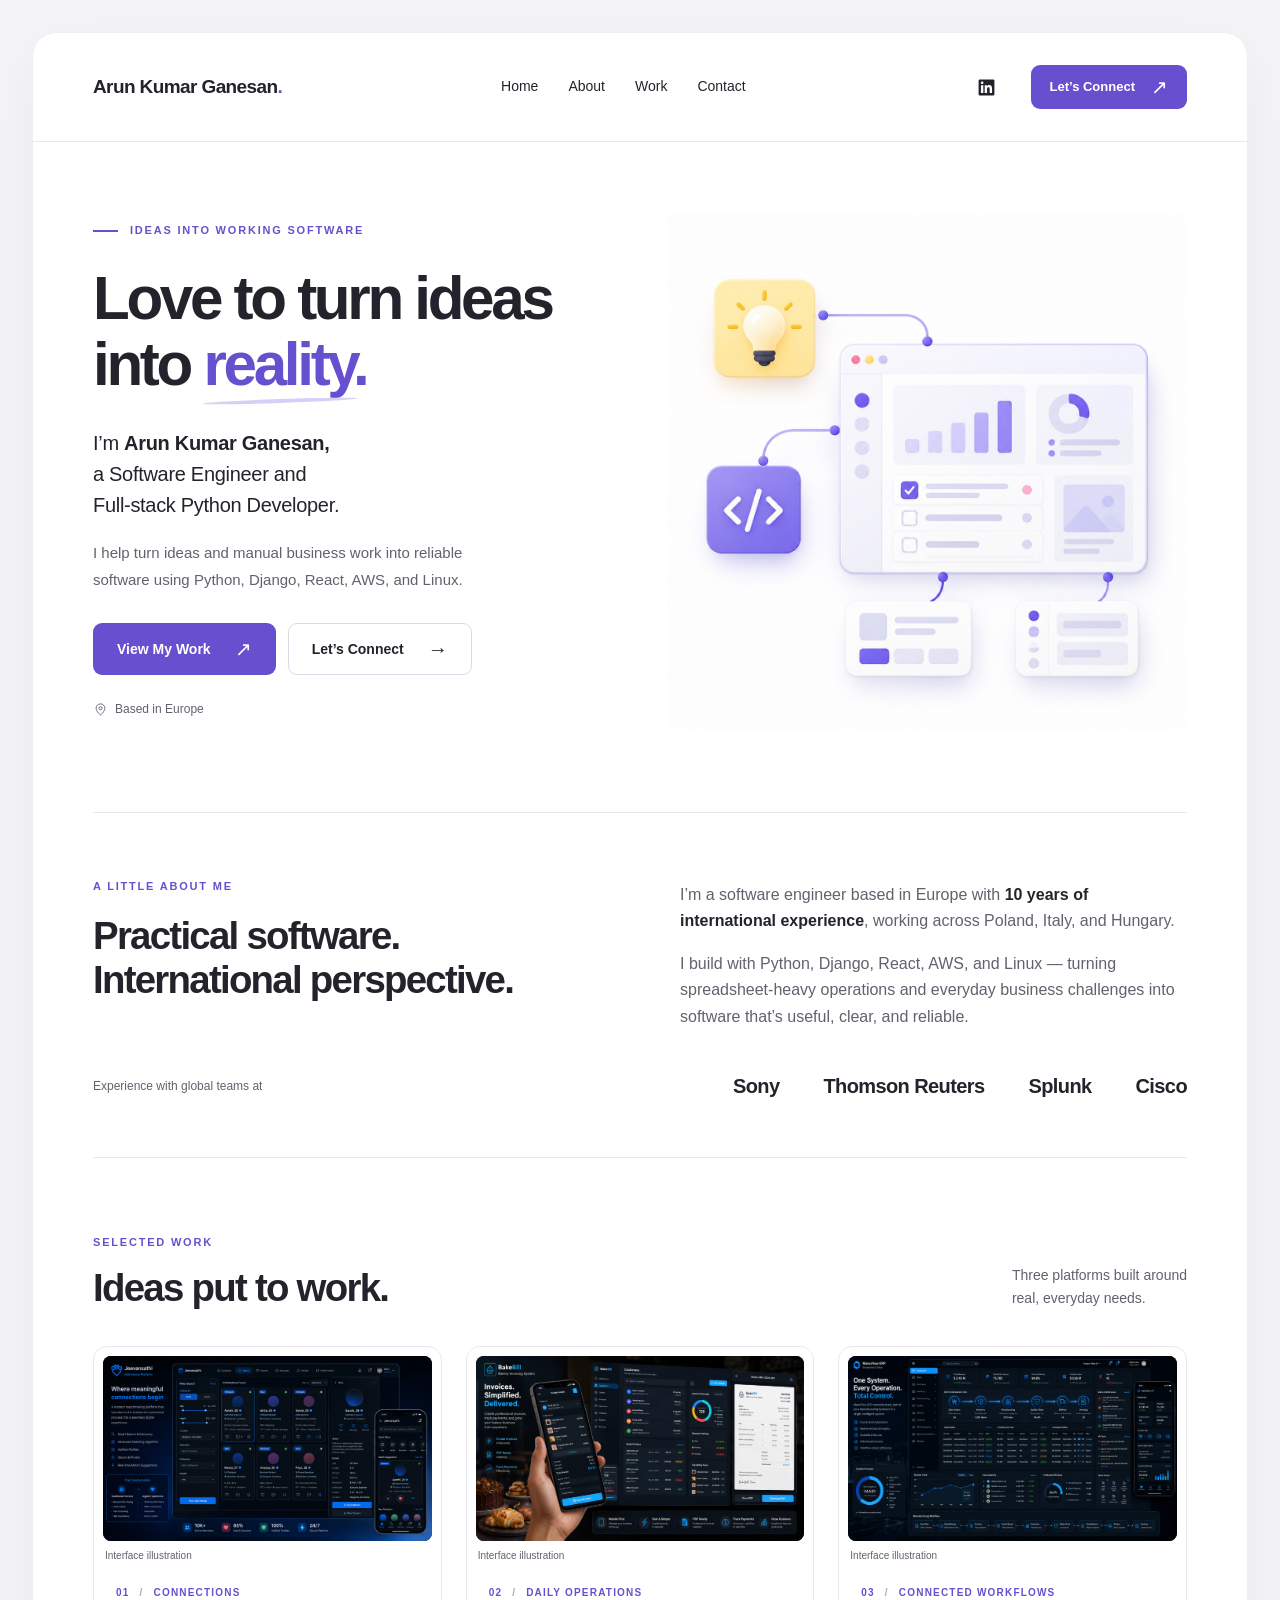
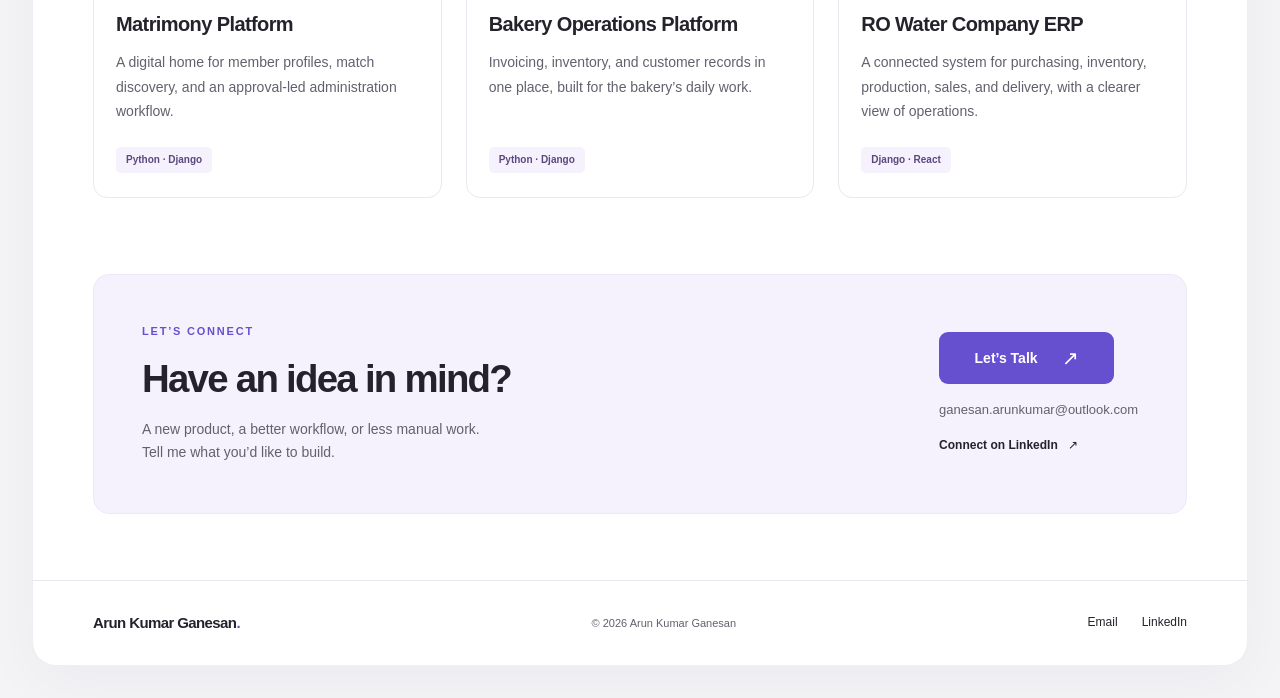
<file: index.html>
<!doctype html>
<html lang="en">
  <head>
    <meta charset="utf-8" />
    <meta name="viewport" content="width=device-width, initial-scale=1" />
    <meta name="google-site-verification" content="RvpH1HURHuLh7_valQYBYTFKvJpbwG6UzGb2mxFkR88" />
    <!-- Google tag (gtag.js) -->
    <script async src="https://www.googletagmanager.com/gtag/js?id=G-4GRMVCMK4N"></script>
    <script>
      window.dataLayer = window.dataLayer || [];
      function gtag() {
        dataLayer.push(arguments);
      }
      gtag("js", new Date());

      gtag("config", "G-4GRMVCMK4N");
    </script>
    <script type="text/javascript">
      (function (c, l, a, r, i, t, y) {
        c[a] =
          c[a] ||
          function () {
            (c[a].q = c[a].q || []).push(arguments);
          };
        t = l.createElement(r);
        t.async = 1;
        t.src = "https://www.clarity.ms/tag/" + i;
        y = l.getElementsByTagName(r)[0];
        y.parentNode.insertBefore(t, y);
      })(window, document, "clarity", "script", "x6uyei3rlp");
    </script>
    <title>Arun Kumar Ganesan | Software Engineer &amp; Full-stack Python Developer</title>
    <meta name="description" content="Software Engineer and Full-stack Python Developer based in Europe. I turn ideas and manual business work into reliable software with Python, Django, React, AWS, and Linux." />
    <meta name="theme-color" content="#f4f4f7" />
    <link rel="canonical" href="https://ganesanarunkumar.github.io/" />
    <meta property="og:type" content="website" />
    <meta property="og:title" content="Arun Kumar Ganesan | Ideas into reliable software" />
    <meta property="og:description" content="Software Engineer and Full-stack Python Developer. Practical software for ideas, everyday operations, and manual business work." />
    <meta property="og:url" content="https://ganesanarunkumar.github.io/" />
    <meta property="og:site_name" content="Arun Kumar Ganesan" />
    <meta property="og:locale" content="en_US" />
    <meta property="og:image" content="https://ganesanarunkumar.github.io/assets/portfolio-social-preview.jpg" />
    <meta property="og:image:secure_url" content="https://ganesanarunkumar.github.io/assets/portfolio-social-preview.jpg" />
    <meta property="og:image:type" content="image/jpeg" />
    <meta property="og:image:width" content="1200" />
    <meta property="og:image:height" content="630" />
    <meta property="og:image:alt" content="Arun Kumar Ganesan — Software Engineer and Full-stack Python Developer. Love to turn ideas into reality." />
    <meta name="twitter:card" content="summary_large_image" />
    <meta name="twitter:title" content="Arun Kumar Ganesan | Ideas into reliable software" />
    <meta name="twitter:description" content="Software Engineer and Full-stack Python Developer. Turning ideas and manual business work into reliable software." />
    <meta name="twitter:image" content="https://ganesanarunkumar.github.io/assets/portfolio-social-preview.jpg" />
    <meta name="twitter:image:alt" content="Arun Kumar Ganesan — Software Engineer and Full-stack Python Developer. Love to turn ideas into reality." />
    <link rel="icon" href="assets/favicons/akg-favicon.ico?v=2" sizes="any" />
    <link rel="icon" href="assets/favicons/akg-favicon-32x32.png?v=2" type="image/png" sizes="32x32" />
    <link rel="icon" href="assets/favicons/akg-favicon-16x16.png?v=2" type="image/png" sizes="16x16" />
    <link rel="apple-touch-icon" href="assets/favicons/akg-apple-touch-icon-180x180.png?v=2" sizes="180x180" />
    <link rel="manifest" href="assets/favicons/akg-site.webmanifest?v=3" />
    <link rel="preload" href="assets/ideas-to-software-hero.jpg" as="image" />
    <link rel="stylesheet" href="styles.css" />
    <script src="script.js" defer></script>
  </head>
  <body>
    <a class="skip-link" href="#content">Skip to content</a>
    <div class="site-canvas">
      <header class="site-header">
        <a class="brand" href="#home">Arun Kumar Ganesan<span aria-hidden="true">.</span></a>
        <nav class="nav-links" aria-label="Main navigation">
          <a href="#home">Home</a>
          <a href="#about">About</a>
          <a href="#work">Work</a>
          <a href="#contact">Contact</a>
        </nav>
        <div class="header-actions">
          <a class="linkedin-icon" href="https://www.linkedin.com/in/arun-kumar-ganesan-8b37b9a2/" target="_blank" rel="noopener noreferrer" aria-label="LinkedIn profile (opens in a new tab)">
            <svg viewBox="0 0 24 24" aria-hidden="true" focusable="false"><path d="M20.45 2H3.55A1.55 1.55 0 0 0 2 3.55v16.9A1.55 1.55 0 0 0 3.55 22h16.9A1.55 1.55 0 0 0 22 20.45V3.55A1.55 1.55 0 0 0 20.45 2ZM8 19H5V9h3ZM6.5 7.7a1.7 1.7 0 1 1 0-3.4 1.7 1.7 0 0 1 0 3.4ZM19 19h-3v-5.2c0-1.3-.5-2.1-1.5-2.1-1.2 0-1.8.8-1.8 2.1V19h-3V9h2.9v1.4c.6-1 1.6-1.6 2.9-1.6 2.2 0 3.5 1.4 3.5 4.3Z" /></svg>
          </a>
          <a class="button button-primary header-cta" href="#contact">Let’s Connect <span aria-hidden="true">↗</span></a>
        </div>
      </header>

      <main id="content" tabindex="-1">
        <section class="hero section" id="home" aria-labelledby="hero-title">
          <div class="hero-copy">
            <p class="eyebrow"><span class="small-line" aria-hidden="true"></span> IDEAS INTO WORKING SOFTWARE</p>
            <h1 id="hero-title">Love to turn ideas <br />into <span class="accent-word">reality.</span></h1>
            <p class="hero-intro">I’m <strong>Arun Kumar Ganesan,</strong><br />a Software Engineer and<br class="desktop-break" /> Full-stack Python Developer.</p>
            <p class="hero-description">I help turn ideas and manual business work into reliable software using Python, Django, React, AWS, and Linux.</p>
            <div class="hero-actions">
              <a class="button button-primary" href="#work">View My Work <span aria-hidden="true">↗</span></a>
              <a class="button button-secondary" href="#contact">Let’s Connect <span aria-hidden="true">→</span></a>
            </div>
            <p class="location"><svg viewBox="0 0 24 24" aria-hidden="true" focusable="false"><path d="M19 10c0 5-7 11-7 11S5 15 5 10a7 7 0 1 1 14 0Z" /><circle cx="12" cy="10" r="2.5" /></svg> Based in Europe</p>
          </div>
          <div class="hero-art">
            <img src="assets/ideas-to-software-hero.jpg" width="1254" height="1254" alt="An idea and code connect to a working dashboard and software modules." fetchpriority="high" decoding="async" />
          </div>
        </section>

        <section class="about section" id="about" aria-labelledby="about-title">
          <div class="about-heading">
            <p class="eyebrow">A LITTLE ABOUT ME</p>
            <h2 id="about-title">Practical software. <br />International perspective.</h2>
          </div>
          <div class="about-copy">
            <p>I’m a software engineer based in Europe with <strong>10 years of international experience</strong>, working across Poland, Italy, and Hungary.</p>
            <p>I build with Python, Django, React, AWS, and Linux — turning spreadsheet-heavy operations and everyday business challenges into software that’s useful, clear, and reliable.</p>
          </div>
          <div class="experience">
            <p>Experience with global teams at</p>
            <ul class="company-names" aria-label="Companies I have worked with">
              <li>Sony</li>
              <li>Thomson Reuters</li>
              <li>Splunk</li>
              <li>Cisco</li>
            </ul>
          </div>
        </section>

        <section class="work section" id="work" aria-labelledby="work-title">
          <div class="section-heading">
            <div>
              <p class="eyebrow">SELECTED WORK</p>
              <h2 id="work-title">Ideas put to work.</h2>
            </div>
            <p>Three platforms built around<br class="desktop-break" /> real, everyday needs.</p>
          </div>
          <div class="project-grid">
            <article class="project-card">
              <figure class="project-visual">
                <img src="assets/project-matrimony-platform.webp" width="1672" height="941" alt="Matrimony platform interface illustration with profile search and a mobile view." loading="lazy" decoding="async" />
                <figcaption>Interface illustration</figcaption>
              </figure>
              <div class="project-copy">
                <p class="project-index">01 <span aria-hidden="true">/</span> CONNECTIONS</p>
                <h3>Matrimony Platform</h3>
                <p>A digital home for member profiles, match discovery, and an approval-led administration workflow.</p>
                <span class="technology">Python · Django</span>
              </div>
            </article>
            <article class="project-card">
              <figure class="project-visual">
                <img src="assets/project-bakery-invoicing-system.webp" width="1672" height="941" alt="Bakery operations interface illustration with invoicing, sales, and inventory views." loading="lazy" decoding="async" />
                <figcaption>Interface illustration</figcaption>
              </figure>
              <div class="project-copy">
                <p class="project-index">02 <span aria-hidden="true">/</span> DAILY OPERATIONS</p>
                <h3>Bakery Operations Platform</h3>
                <p>Invoicing, inventory, and customer records in one place, built for the bakery’s daily work.</p>
                <span class="technology">Python · Django</span>
              </div>
            </article>
            <article class="project-card">
              <figure class="project-visual">
                <img src="assets/project-business-erp-dashboard.webp" width="1672" height="941" alt="Water company ERP interface illustration connecting sales, inventory, production, and delivery." loading="lazy" decoding="async" />
                <figcaption>Interface illustration</figcaption>
              </figure>
              <div class="project-copy">
                <p class="project-index">03 <span aria-hidden="true">/</span> CONNECTED WORKFLOWS</p>
                <h3>RO Water Company ERP</h3>
                <p>A connected system for purchasing, inventory, production, sales, and delivery, with a clearer view of operations.</p>
                <span class="technology">Django · React</span>
              </div>
            </article>
          </div>
        </section>

        <section class="contact section" id="contact" aria-labelledby="contact-title">
          <div class="contact-panel">
            <div class="contact-copy">
              <p class="eyebrow">LET’S CONNECT</p>
              <h2 id="contact-title">Have an idea in mind?</h2>
              <p>A new product, a better workflow, or less manual work.<br class="desktop-break" /> Tell me what you’d like to build.</p>
            </div>
            <div class="contact-actions">
              <a class="button button-primary" href="mailto:ganesan.arunkumar@outlook.com">Let’s Talk <span aria-hidden="true">↗</span></a>
              <a class="email-link" href="mailto:ganesan.arunkumar@outlook.com">ganesan.arunkumar@outlook.com</a>
              <a class="text-link" href="https://www.linkedin.com/in/arun-kumar-ganesan-8b37b9a2/" target="_blank" rel="noopener noreferrer">Connect on LinkedIn <span aria-hidden="true">↗</span><span class="sr-only"> (opens in a new tab)</span></a>
            </div>
          </div>
        </section>
      </main>

      <footer class="site-footer">
        <a class="footer-name" href="#home">Arun Kumar Ganesan<span aria-hidden="true">.</span></a>
        <p>© <span data-current-year>2026</span> Arun Kumar Ganesan</p>
        <div class="footer-links">
          <a href="mailto:ganesan.arunkumar@outlook.com">Email</a>
          <a href="https://www.linkedin.com/in/arun-kumar-ganesan-8b37b9a2/" target="_blank" rel="noopener noreferrer">LinkedIn<span class="sr-only"> (opens in a new tab)</span></a>
        </div>
      </footer>
    </div>
  </body>
</html>
</file>
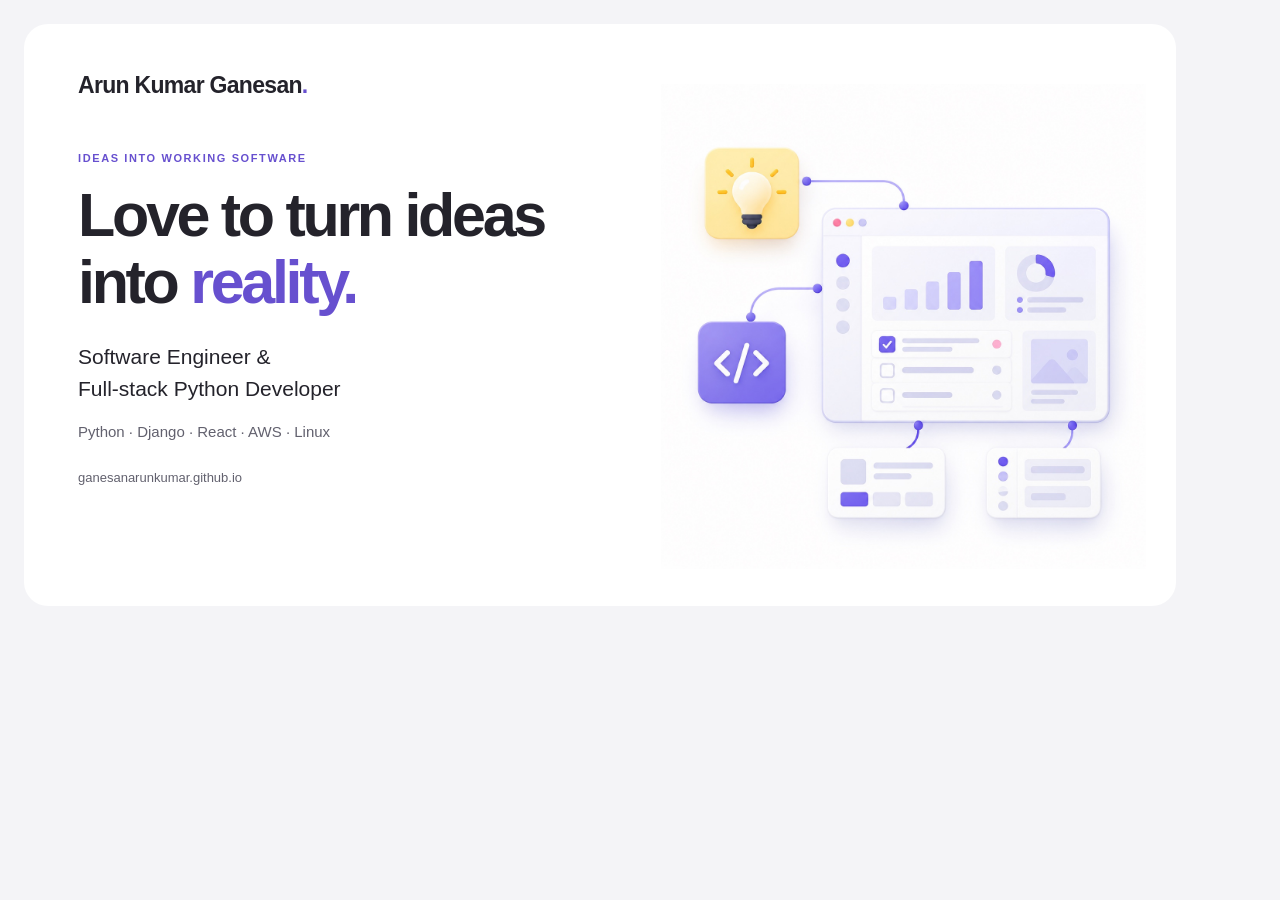
<file: assets/portfolio-social-preview-source.html>
<!doctype html>
<html lang="en">
  <head>
    <meta charset="utf-8" />
    <meta name="viewport" content="width=device-width, initial-scale=1" />
    <meta name="robots" content="noindex" />
    <title>Portfolio social preview source</title>
    <style>
      * { box-sizing: border-box; }
      body { width: 1200px; height: 630px; margin: 0; background: #f4f4f7; color: #24232b; font-family: -apple-system, BlinkMacSystemFont, "Segoe UI", sans-serif; }
      main { position: relative; width: 1152px; height: 582px; margin: 24px; padding: 48px 54px; border-radius: 24px; background: white; }
      .name { margin: 0; font-size: 23px; font-weight: 700; letter-spacing: -.7px; }
      .name span, h1 span { color: #6750cf; }
      .copy { position: relative; z-index: 1; width: 575px; }
      .eyebrow { margin: 53px 0 18px; color: #6750cf; font-size: 11px; font-weight: 700; letter-spacing: 1.6px; }
      h1 { margin: 0; font-size: 61px; line-height: 1.1; letter-spacing: -3.3px; }
      .role { margin: 25px 0 0; font-size: 21px; line-height: 1.5; }
      .stack { margin: 19px 0 0; color: #62616e; font-size: 15px; }
      .url { margin: 30px 0 0; color: #62616e; font-size: 13px; }
      img { position: absolute; right: 30px; top: 60px; width: 485px; height: 485px; }
    </style>
  </head>
  <body>
    <main>
      <p class="name">Arun Kumar Ganesan<span>.</span></p>
      <div class="copy">
        <p class="eyebrow">IDEAS INTO WORKING SOFTWARE</p>
        <h1>Love to turn ideas<br />into <span>reality.</span></h1>
        <p class="role">Software Engineer &amp;<br />Full-stack Python Developer</p>
        <p class="stack">Python · Django · React · AWS · Linux</p>
        <p class="url">ganesanarunkumar.github.io</p>
      </div>
      <img src="ideas-to-software-hero.jpg" width="1254" height="1254" alt="An idea and code connect to a working software system." />
    </main>
  </body>
</html>
</file>
<file: styles.css>
:root {
  color-scheme: light;
  --background: #f4f4f7;
  --paper: #fff;
  --ink: #24232b;
  --muted: #62616e;
  --accent: #6750cf;
  --accent-hover: #5039b5;
  --tint: #f5f2fd;
  --border: #e9e8ee;
  font-family: -apple-system, BlinkMacSystemFont, "Segoe UI", sans-serif;
  font-synthesis: none;
}

* { box-sizing: border-box; }
html { scroll-behavior: smooth; scroll-padding-top: 24px; }
body { margin: 0; background: var(--background); color: var(--ink); line-height: 1.65; }
a { color: inherit; text-decoration: none; }
img { display: block; max-width: 100%; height: auto; }
svg { display: block; width: 24px; height: 24px; }
h1, h2, h3, p, figure { margin: 0; }
h1, h2, h3 { line-height: 1.16; }
a, button { -webkit-tap-highlight-color: transparent; }
a:focus-visible, button:focus-visible { outline: 3px solid var(--accent); outline-offset: 5px; }
::selection { background: #e4dbff; color: var(--ink); }

.sr-only {
  position: absolute;
  width: 1px;
  height: 1px;
  padding: 0;
  overflow: hidden;
  clip-path: inset(50%);
  white-space: nowrap;
  border: 0;
}
.skip-link {
  position: fixed;
  z-index: 10;
  top: 12px;
  left: 12px;
  padding: 12px 20px;
  border-radius: 8px;
  background: var(--ink);
  color: white;
  transform: translateY(-180%);
}
.skip-link:focus { transform: translateY(0); }
.site-canvas {
  width: calc(100% - 64px);
  max-width: 1500px;
  margin: 32px auto;
  background: var(--paper);
  border: 1px solid #efedf3;
  border-radius: 24px;
  box-shadow: 0 16px 60px rgb(33 26 62 / 4%);
}
.site-header {
  display: flex;
  align-items: center;
  justify-content: space-between;
  gap: 28px;
  padding: 32px 60px;
  border-bottom: 1px solid var(--border);
}
.brand, .footer-name { font-size: 19px; font-weight: 700; letter-spacing: -.6px; }
.brand { white-space: nowrap; }
.brand span, .footer-name span { color: var(--accent); }
.nav-links { display: flex; align-items: center; gap: 30px; }
.nav-links a { padding: 10px 0; font-size: 14px; font-weight: 500; }
.nav-links a:hover, .text-link:hover, .footer-links a:hover { color: var(--accent); }
.header-actions { display: flex; align-items: center; gap: 22px; }
.linkedin-icon { display: grid; place-items: center; width: 44px; height: 44px; border-radius: 8px; }
.linkedin-icon svg { width: 19px; height: 19px; fill: currentColor; }
.linkedin-icon:hover { background: var(--tint); color: var(--accent); }
.button {
  display: inline-flex;
  align-items: center;
  justify-content: center;
  gap: 24px;
  min-height: 52px;
  padding: 12px 23px;
  border: 1px solid transparent;
  border-radius: 9px;
  font-size: 14px;
  font-weight: 600;
  line-height: 1.5;
  transition: background-color 160ms ease, border-color 160ms ease;
}
.button span { font-size: 20px; line-height: 1; }
.button-primary { background: var(--accent); color: white; }
.button-primary:hover { background: var(--accent-hover); }
.button-secondary { border-color: #dddae7; background: white; }
.button-secondary:hover { background: var(--tint); border-color: #c3b7e9; }
.header-cta { min-height: 44px; padding: 10px 18px; gap: 16px; font-size: 13px; }
main { padding: 0 60px; }
.section { scroll-margin-top: 24px; }
.eyebrow { color: var(--accent); font-size: 11px; font-weight: 700; letter-spacing: 1.8px; line-height: 1.6; }
.hero {
  display: grid;
  grid-template-columns: 1.05fr 1fr;
  align-items: center;
  gap: 28px;
  min-height: 670px;
  padding: 66px 0 78px;
}
.hero .eyebrow { display: flex; align-items: center; gap: 12px; margin-bottom: 26px; }
.small-line { width: 25px; height: 2px; background: var(--accent); }
h1 { font-size: clamp(48px, 4.7vw, 74px); font-weight: 700; letter-spacing: -.055em; line-height: 1.1; }
.accent-word { position: relative; color: var(--accent); white-space: nowrap; }
.accent-word::after { position: absolute; content: ""; bottom: -5px; left: 0; width: 95%; height: 4px; background: #d8cff7; border-radius: 50%; transform: rotate(-2deg); }
.hero-intro { margin-top: 30px; font-size: 20px; line-height: 1.55; letter-spacing: -.3px; }
.hero-intro strong { font-weight: 650; }
.hero-description { max-width: 430px; margin-top: 18px; color: var(--muted); font-size: 15px; line-height: 1.8; }
.hero-actions { display: flex; flex-wrap: wrap; gap: 12px; margin-top: 30px; }
.location { display: flex; align-items: center; gap: 7px; margin-top: 25px; color: var(--muted); font-size: 12px; }
.location svg { width: 15px; height: 15px; fill: none; stroke: currentColor; stroke-width: 1.5; }
.hero-art { min-width: 0; }
.hero-art img { width: 100%; }
h2 { font-size: clamp(32px, 3vw, 44px); font-weight: 650; letter-spacing: -.045em; }
.about {
  display: grid;
  grid-template-columns: 1fr 1fr;
  column-gap: 80px;
  row-gap: 40px;
  padding: 65px 0 54px;
  border-top: 1px solid var(--border);
  border-bottom: 1px solid var(--border);
}
.about-heading .eyebrow { margin-bottom: 18px; }
.about-copy { padding-top: 4px; color: var(--muted); font-size: 16px; }
.about-copy p + p { margin-top: 16px; }
.about-copy strong { color: var(--ink); font-weight: 600; }
.experience { grid-column: 1 / -1; display: flex; align-items: center; justify-content: space-between; gap: 35px; }
.experience > p { color: var(--muted); font-size: 12px; }
.company-names { display: flex; align-items: center; justify-content: space-between; gap: 44px; margin: 0; padding: 0; list-style: none; }
.company-names li { font-size: 20px; font-weight: 600; letter-spacing: -.6px; }
.work { padding: 76px 0; }
.section-heading { display: flex; align-items: flex-end; justify-content: space-between; gap: 30px; margin-bottom: 36px; }
.section-heading .eyebrow { margin-bottom: 14px; }
.section-heading > p { color: var(--muted); font-size: 14px; }
.project-grid { display: grid; grid-template-columns: repeat(3, minmax(0, 1fr)); gap: 24px; }
.project-card { display: flex; flex-direction: column; min-width: 0; border: 1px solid var(--border); border-radius: 14px; background: #fff; }
.project-visual { padding: 9px 9px 0; }
.project-visual img { width: 100%; aspect-ratio: 1672 / 941; object-fit: contain; background: #0b1020; border-radius: 8px; }
.project-visual figcaption { padding: 7px 2px 0; color: var(--muted); font-size: 10px; }
.project-copy { display: flex; flex: 1; flex-direction: column; align-items: flex-start; padding: 20px 22px 24px; }
.project-index { color: var(--accent); font-size: 10px; font-weight: 650; letter-spacing: 1.2px; }
.project-index span { padding: 0 6px; color: #aea7bf; }
h3 { margin-top: 12px; font-size: 20px; font-weight: 650; letter-spacing: -.6px; }
.project-copy > p:not(.project-index) { margin: 14px 0 23px; color: var(--muted); font-size: 14px; line-height: 1.75; }
.technology { margin-top: auto; padding: 5px 10px; border-radius: 5px; background: var(--tint); color: #5c487e; font-size: 10px; font-weight: 550; }
.contact { padding-bottom: 66px; }
.contact-panel { display: grid; grid-template-columns: 1.2fr 1fr; align-items: center; gap: 40px; padding: 48px; border: 1px solid #eee8fb; border-radius: 16px; background: var(--tint); }
.contact-copy .eyebrow { margin-bottom: 16px; }
.contact-copy > p:last-child { margin-top: 17px; color: var(--muted); font-size: 14px; }
.contact-actions { display: flex; flex-direction: column; align-items: flex-start; justify-self: end; gap: 15px; }
.contact-actions .button { min-width: 175px; }
.email-link { color: var(--muted); font-size: 13px; overflow-wrap: anywhere; }
.email-link:hover { color: var(--accent); text-decoration: underline; text-underline-offset: 4px; }
.text-link { font-size: 12px; font-weight: 600; }
.text-link > span[aria-hidden] { margin-left: 7px; }
.site-footer { display: flex; align-items: center; justify-content: space-between; gap: 24px; padding: 30px 60px; border-top: 1px solid var(--border); }
.footer-name { font-size: 15px; }
.site-footer p { color: var(--muted); font-size: 11px; }
.footer-links { display: flex; gap: 24px; font-size: 12px; }

/* The fallback shares the same canvas, typography, and controls. */
.error-page { display: grid; min-height: 100svh; place-items: center; padding: 24px; }
.error-canvas { width: 100%; max-width: 720px; margin: 0; padding: 64px; }
.error-content { padding: 64px 0 20px; }
.error-content h1 { margin: 20px 0; font-size: clamp(38px, 6vw, 60px); }
.error-content > p:last-of-type { max-width: 410px; margin-bottom: 30px; color: var(--muted); }

@media (max-width: 1180px) {
  .site-header { flex-wrap: wrap; gap: 18px; padding: 26px 40px; }
  .nav-links { order: 3; width: 100%; justify-content: center; gap: 42px; }
  main { padding: 0 40px; }
  .hero { min-height: 620px; gap: 10px; }
  h1 { font-size: clamp(43px, 4.6vw, 56px); }
  .hero-intro { font-size: 18px; }
  .about { column-gap: 40px; }
  .company-names { gap: 30px; }
  .project-grid { gap: 16px; }
  .project-copy { padding: 18px 17px 22px; }
  h3 { font-size: 18px; }
  .contact-panel { padding: 34px; gap: 26px; }
  .site-footer { padding: 28px 40px; }
}

@media (max-width: 850px) {
  .site-canvas { width: calc(100% - 32px); margin: 16px auto; border-radius: 18px; }
  .site-header { padding: 24px 30px 14px; }
  .brand { font-size: 18px; }
  main { padding: 0 30px; }
  .hero { grid-template-columns: 1fr; gap: 16px; min-height: 0; padding: 54px 0 45px; }
  .hero-copy { max-width: 600px; }
  h1 { font-size: clamp(42px, 7.5vw, 62px); }
  .hero-intro { font-size: 20px; }
  .hero-description { max-width: 490px; }
  .desktop-break { display: none; }
  .hero-art { width: min(100%, 460px); justify-self: center; }
  .about { grid-template-columns: 1fr; gap: 26px; padding: 46px 0; }
  h2 { font-size: 36px; }
  .about-copy { max-width: 600px; padding: 0; }
  .experience { flex-direction: column; align-items: flex-start; gap: 18px; margin-top: 6px; }
  .company-names { width: 100%; flex-wrap: wrap; gap: 20px 30px; justify-content: flex-start; }
  .company-names li { font-size: 19px; }
  .work { padding: 52px 0; }
  .section-heading { align-items: flex-start; flex-direction: column; gap: 16px; margin-bottom: 28px; }
  .project-grid { grid-template-columns: 1fr; gap: 24px; }
  .project-card { display: grid; grid-template-columns: 1fr 1fr; align-items: center; }
  .project-visual { padding: 12px; }
  .project-copy { height: 100%; padding: 22px; }
  h3 { font-size: 21px; }
  .contact { padding-bottom: 46px; }
  .contact-panel { grid-template-columns: 1fr; padding: 36px; gap: 28px; }
  .contact-actions { justify-self: start; }
  .site-footer { flex-wrap: wrap; padding: 26px 30px; }
  .site-footer p { order: 3; width: 100%; }
}

@media (max-width: 560px) {
  .site-canvas { width: calc(100% - 16px); margin: 8px auto; border-radius: 14px; }
  .site-header { gap: 14px 10px; padding: 20px 22px 10px; }
  .brand { width: 100%; font-size: 19px; }
  .header-actions { width: 100%; justify-content: space-between; gap: 12px; }
  .header-cta { order: -1; }
  .nav-links { justify-content: space-between; gap: 12px; }
  .nav-links a { font-size: 13px; }
  main { padding: 0 22px; }
  .hero { padding: 42px 0 34px; gap: 10px; }
  .hero .eyebrow { margin-bottom: 22px; font-size: 9px; letter-spacing: 1.2px; gap: 9px; }
  .small-line { width: 18px; }
  h1 { font-size: clamp(34px, 9vw, 48px); letter-spacing: -.052em; }
  .hero-intro { margin-top: 26px; font-size: 17px; }
  .hero-description { margin-top: 16px; font-size: 14px; }
  .hero-actions { margin-top: 24px; gap: 10px; }
  .hero-actions .button { gap: 12px; padding: 12px 15px; font-size: 12px; }
  .location { margin-top: 21px; }
  h2 { font-size: 31px; }
  .about { padding: 38px 0; gap: 23px; }
  .about-copy { font-size: 15px; }
  .company-names { display: grid; grid-template-columns: 1fr 1fr; gap: 16px; }
  .company-names li { font-size: 18px; }
  .company-names li:nth-child(2) { font-size: 16px; letter-spacing: -.5px; }
  .work { padding: 42px 0; }
  .project-card { display: flex; }
  .project-visual { padding: 9px 9px 0; }
  .project-copy { padding: 20px; }
  h3 { font-size: 21px; }
  .contact { padding-bottom: 34px; }
  .contact-panel { padding: 28px 22px; }
  .contact-copy h2 { font-size: 30px; }
  .email-link { font-size: 12px; }
  .site-footer { gap: 14px; padding: 24px 22px; }
  .footer-links { gap: 18px; font-size: 11px; }
  .footer-name { font-size: 13px; }
  .error-page { padding: 12px; }
  .error-canvas { padding: 32px 24px; }
  .error-content { padding-top: 40px; }
}

@media (prefers-reduced-motion: reduce) {
  html { scroll-behavior: auto; }
  *, *::before, *::after { transition: none !important; animation: none !important; }
}
</file>
